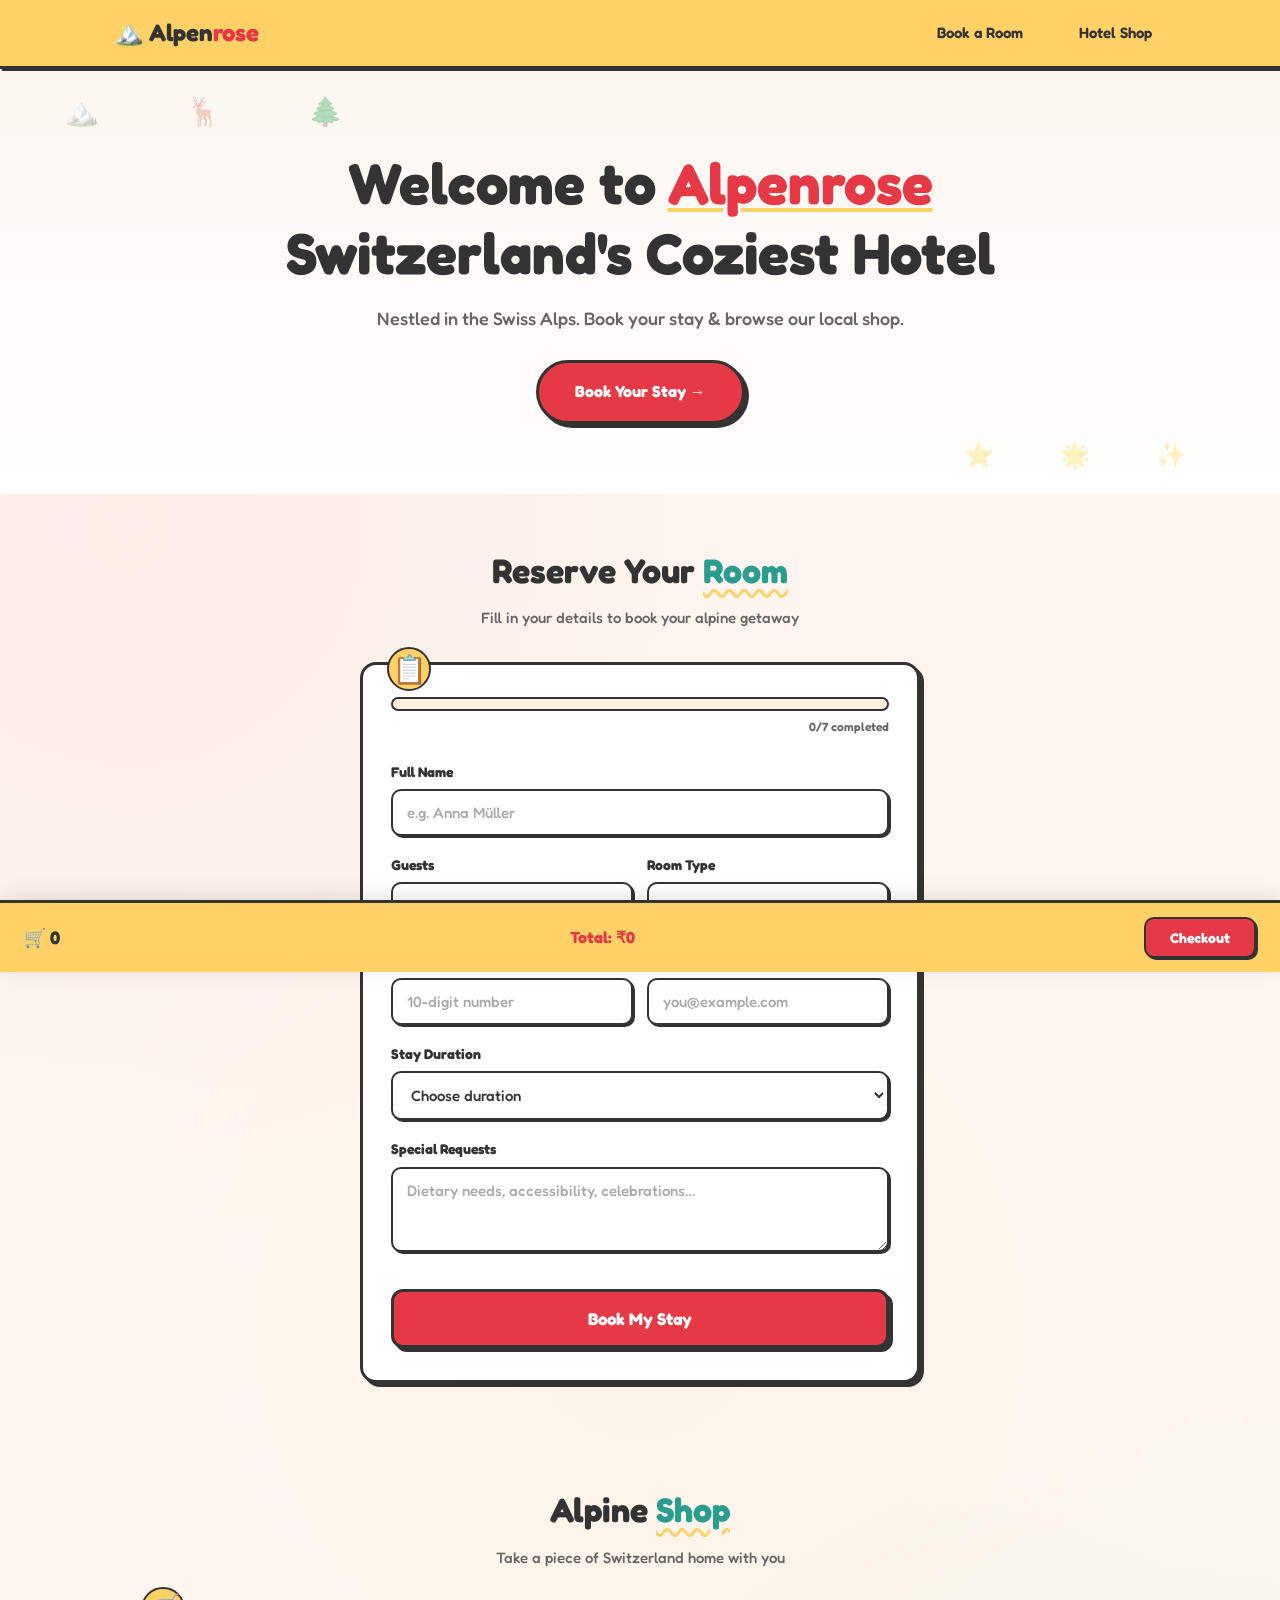
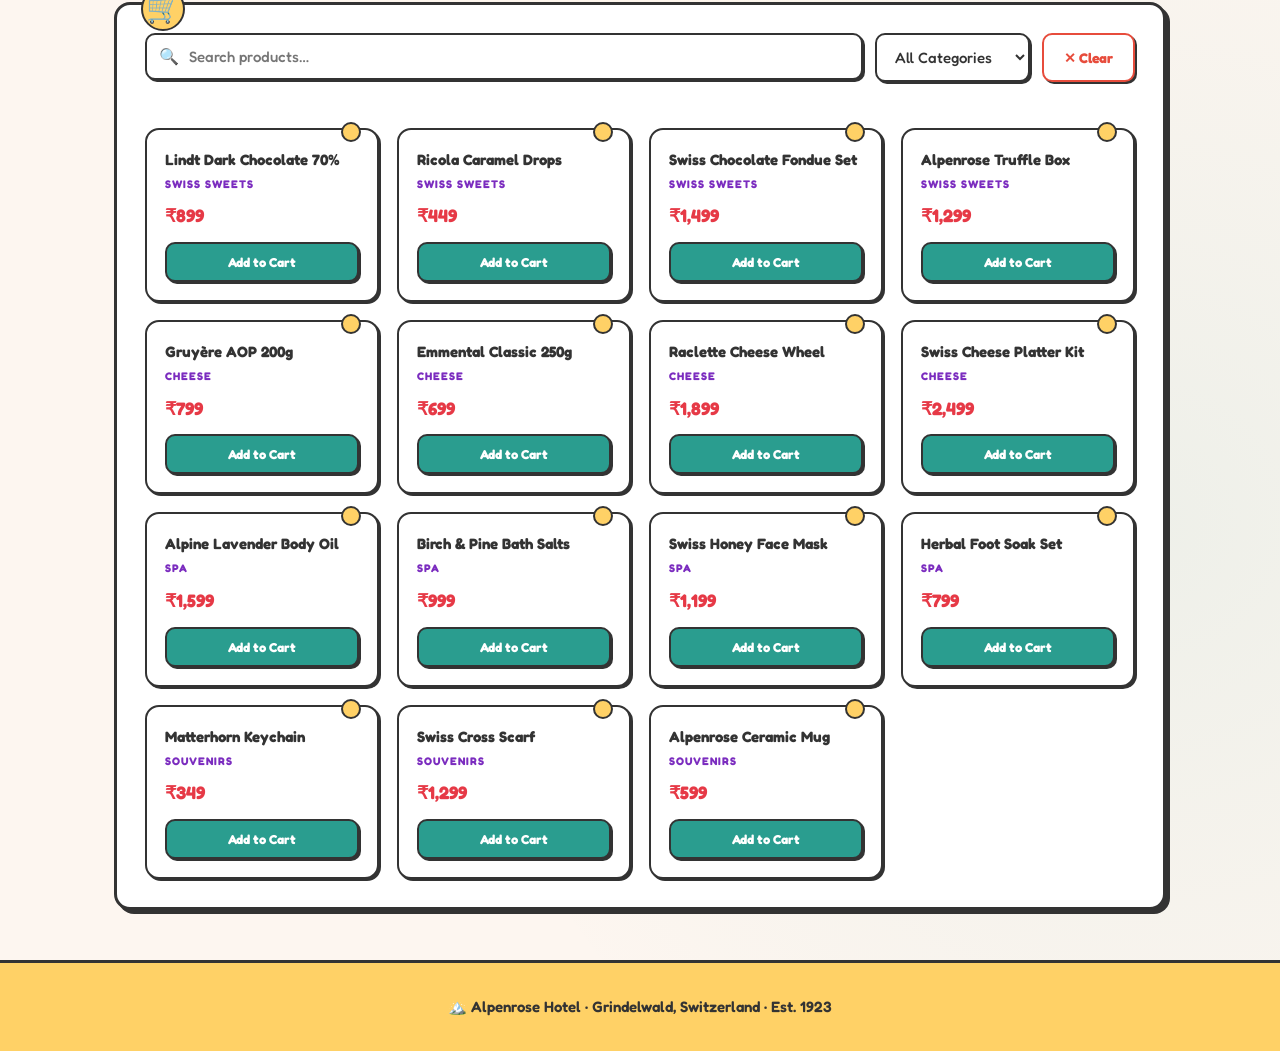
<file: 88s/index.html>
<!DOCTYPE html>
<html lang="en">
<head>
  <meta charset="UTF-8">
  <meta name="viewport" content="width=device-width, initial-scale=1.0">
  <title>Alpenrose Hotel – Switzerland</title>
  <link rel="stylesheet" href="style.css">
  <link href="https://fonts.googleapis.com/css2?family=Fredoka:wght@400;500;600;700&display=swap" rel="stylesheet">
</head>
<body>

<!-- ═══════ NAVBAR ═══════ -->
<nav class="navbar">
  <div class="nav-inner">
    <a href="#" class="logo">🏔️ Alpen<span>rose</span></a>
    <div class="nav-links">
      <a href="#booking">Book a Room</a>
      <a href="#shop">Hotel Shop</a>
    </div>
  </div>
</nav>

<!-- ═══════ HERO ═══════ -->
<section class="hero">
  <div class="hero-content">
    <h1>Welcome to <span>Alpenrose</span><br>Switzerland's Coziest Hotel</h1>
    <p>Nestled in the Swiss Alps. Book your stay & browse our local shop.</p>
    <a href="#booking" class="hero-btn">Book Your Stay →</a>
  </div>
</section>

<!-- ═══════ BOOKING FORM ═══════ -->
<section class="section" id="booking">
  <div class="section-header">
    <h2>Reserve Your <span>Room</span></h2>
    <p>Fill in your details to book your alpine getaway</p>
  </div>
  <div class="form-card">
    <div class="progress-wrap">
      <div class="progress-bar"><div id="bar"></div></div>
      <span class="progress-text" id="progressText">0/7 completed</span>
    </div>
    <form id="gymForm" novalidate>
      <div class="group" id="g-name">
        <label>Full Name</label>
        <input type="text" id="name" placeholder="e.g. Anna Müller" autocomplete="off">
        <span class="err-msg" id="e-name"></span>
        <span class="ok-msg">✓ Looks good</span>
      </div>
      <div class="row">
        <div class="group" id="g-guests">
          <label>Guests</label>
          <input type="number" id="age" placeholder="1–6" min="1" max="6">
          <span class="err-msg" id="e-age"></span>
          <span class="ok-msg">✓ Valid</span>
        </div>
        <div class="group" id="g-type">
          <label>Room Type</label>
          <select id="gender">
            <option value="">Select</option>
            <option>Single Room</option>
            <option>Double Room</option>
            <option>Family Suite</option>
            <option>Alpine Penthouse</option>
          </select>
          <span class="err-msg" id="e-gender"></span>
          <span class="ok-msg">✓ Selected</span>
        </div>
      </div>
      <div class="row">
        <div class="group" id="g-phone">
          <label>Phone</label>
          <input type="tel" id="phone" placeholder="10-digit number" maxlength="10" inputmode="numeric">
          <span class="err-msg" id="e-phone"></span>
          <span class="ok-msg">✓ Valid</span>
        </div>
        <div class="group" id="g-email">
          <label>Email</label>
          <input type="email" id="email" placeholder="you@example.com" autocomplete="off">
          <span class="err-msg" id="e-email"></span>
          <span class="ok-msg">✓ Valid</span>
        </div>
      </div>
      <div class="group" id="g-plan">
        <label>Stay Duration</label>
        <select id="plan">
          <option value="">Choose duration</option>
          <option value="1night">1 Night – ₹12,999</option>
          <option value="3night">3 Nights – ₹32,999</option>
          <option value="7night">7 Nights – ₹69,999</option>
          <option value="14night">14 Nights – ₹129,999</option>
        </select>
        <span class="err-msg" id="e-plan"></span>
        <span class="ok-msg">✓ Selected</span>
      </div>
      <div class="group" id="g-address">
        <label>Special Requests</label>
        <textarea id="address" rows="3" placeholder="Dietary needs, accessibility, celebrations…"></textarea>
        <span class="err-msg" id="e-address"></span>
        <span class="ok-msg">✓ Filled</span>
      </div>
      <button type="submit" class="btn-primary">Book My Stay</button>
    </form>
  </div>
</section>

<!-- ═══════ HOTEL SHOP ═══════ -->
<section class="section" id="shop">
  <div class="section-header">
    <h2>Alpine <span>Shop</span></h2>
    <p>Take a piece of Switzerland home with you</p>
  </div>
  <div class="shop-card">
    <form id="productForm">
      <div class="filter-bar">
        <div class="search-wrap">
          <span class="search-icon">🔍</span>
          <input type="text" id="searchInput" placeholder="Search products…" autocomplete="off">
        </div>
        <select id="categorySelect">
          <option value="">All Categories</option>
          <option value="Swiss Sweets">Swiss Sweets</option>
          <option value="Cheese">Cheese</option>
          <option value="Spa">Spa & Wellness</option>
          <option value="Souvenirs">Souvenirs</option>
        </select>
        <button type="button" id="clearBtn" class="btn-clear">✕ Clear</button>
      </div>
    </form>
    <p class="filter-error" id="filterError"></p>
    <div class="product-grid" id="productGrid"></div>
  </div>
</section>

<!-- ═══════ CART BAR ═══════ -->
<div class="cart-bar" id="cartBar">
  <span class="cart-icon">🛒 <span id="cartCount">0</span></span>
  <span class="cart-total">Total: ₹<span id="cartTotal">0</span></span>
  <button class="btn-checkout" id="checkoutBtn">Checkout</button>
</div>

<!-- ═══════ FOOTER ═══════ -->
<footer class="footer">
  <p>🏔️ Alpenrose Hotel · Grindelwald, Switzerland · Est. 1923</p>
</footer>

<script src="script.js"></script>
</body>
</html>
</file>
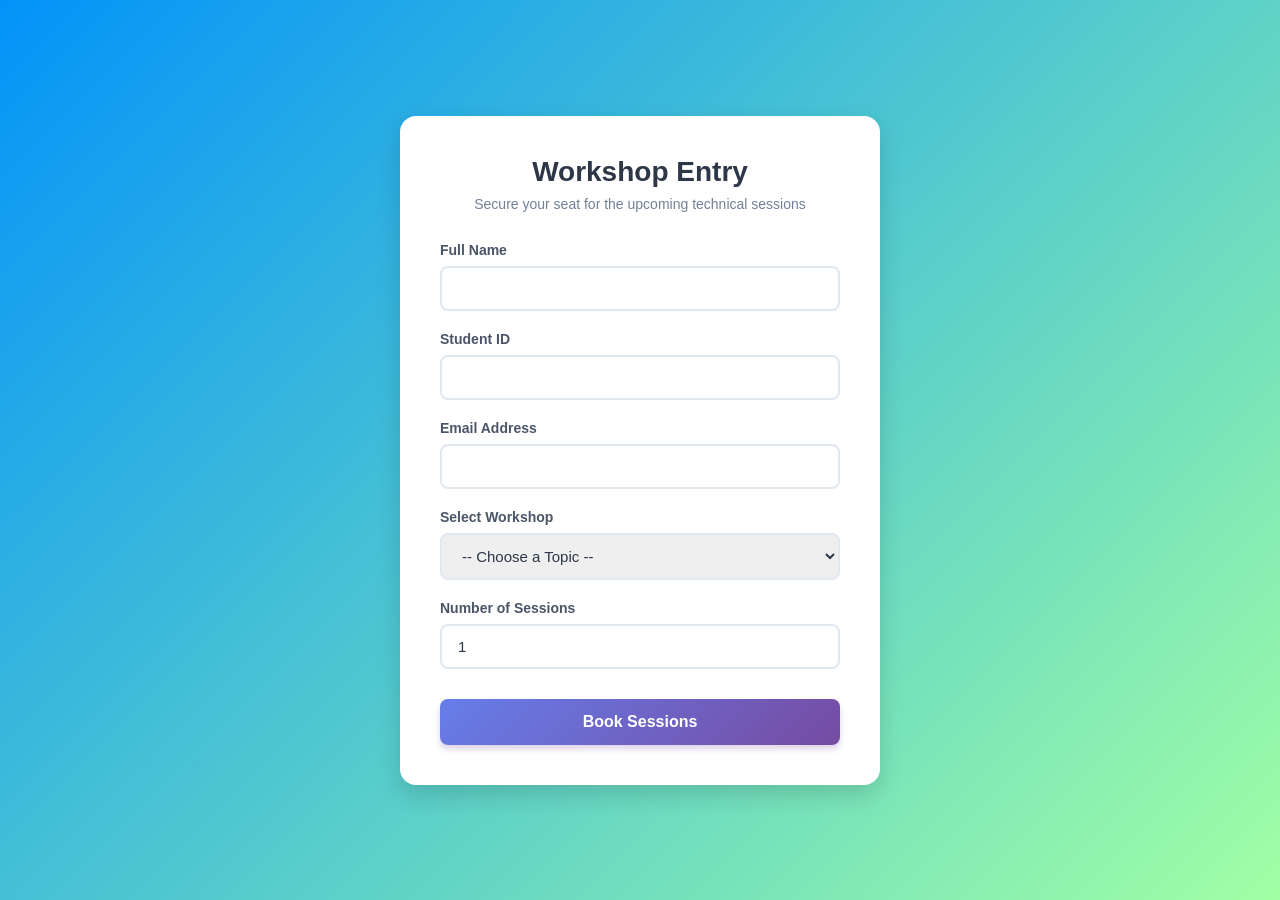
<file: M_Hussain_505_10cs/index.html>
<!DOCTYPE html>
<html lang="en">
<head>
    <meta charset="UTF-8">
    <meta name="viewport" content="width=device-width, initial-scale=1.0">
    <title>Technical Workshop Ticket Booking</title>
    <style>
        * {
            box-sizing: border-box;
            margin: 0;
            padding: 0;
        }
        body {
            font-family: 'Segoe UI', Tahoma, Geneva, Verdana, sans-serif;
            background: linear-gradient(135deg, #0393f9 0%, #a1ffa4 100%);
            min-height: 100vh;
            display: flex;
            justify-content: center;
            align-items: center;
            padding: 20px;
        }
        .container {
            width: 100%;
            max-width: 480px;
            background: #ffffff;
            padding: 40px;
            border-radius: 16px;
            box-shadow: 0 10px 25px rgba(0, 0, 0, 0.15);
        }
        h2 {
            text-align: center;
            color: #2d3748;
            margin-bottom: 8px;
            font-size: 28px;
            font-weight: 700;
        }
        .subtitle {
            text-align: center;
            color: #718096;
            font-size: 14px;
            margin-bottom: 30px;
        }
        .form-group {
            margin-bottom: 20px;
        }
        label {
            display: block;
            margin-bottom: 8px;
            font-weight: 600;
            color: #4a5568;
            font-size: 14px;
        }
        input, select {
            width: 100%;
            padding: 12px 16px;
            border: 2px solid #e2e8f0;
            border-radius: 8px;
            font-size: 15px;
            color: #2d3748;
            outline: none;
            transition: all 0.3s ease;
        }
        input:focus, select:focus {
            border-color: #667eea;
            box-shadow: 0 0 0 3px rgba(102, 126, 234, 0.15);
        }
        button {
            width: 100%;
            padding: 14px;
            background: linear-gradient(135deg, #667eea 0%, #764ba2 100%);
            color: white;
            border: none;
            border-radius: 8px;
            font-size: 16px;
            font-weight: 600;
            cursor: pointer;
            box-shadow: 0 4px 6px rgba(118, 75, 162, 0.25);
            transition: all 0.3s ease;
            margin-top: 10px;
        }
        button:hover {
            transform: translateY(-1px);
            box-shadow: 0 7px 14px rgba(118, 75, 162, 0.35);
        }
        button:active {
            transform: translateY(1px);
        }
    </style>
</head>
<body>

<div class="container">
    <h2>Workshop Entry</h2>
    <div class="subtitle">Secure your seat for the upcoming technical sessions</div>
    <form id="bookingForm">
        <div class="form-group">
            <label for="fullName">Full Name</label>
            <input type="text" id="fullName" required>
        </div>
        <div class="form-group">
            <label for="studentId">Student ID</label>
            <input type="text" id="studentId" required>
        </div>
        <div class="form-group">
            <label for="email">Email Address</label>
            <input type="email" id="email" required>
        </div>
        <div class="form-group">
            <label for="workshop">Select Workshop</label>
            <select id="workshop" required>
                <option value="">-- Choose a Topic --</option>
                <option value="web-dev">Full Stack Web Development</option>
                <option value="ai-ml">Artificial Intelligence & Machine Learning</option>
                <option value="cybersecurity">Cybersecurity Essentials</option>
            </select>
        </div>
        <div class="form-group">
            <label for="ticketCount">Number of Sessions</label>
            <input type="number" id="ticketCount" min="1" max="5" value="1" required>
        </div>
        <button type="submit">Book Sessions</button>
    </form>
</div>

<script>
    const form = document.getElementById('bookingForm');
    const fields = ['fullName', 'studentId', 'email', 'workshop', 'ticketCount'];

    fields.forEach(field => {
        const input = document.getElementById(field);
        input.value = sessionStorage.getItem(field) || input.value;
        input.addEventListener('input', () => {
            sessionStorage.setItem(field, input.value);
        });
    });

    form.addEventListener('submit', (e) => {
        e.preventDefault();
        
        const booking = {};
        fields.forEach(f => { booking[f] = document.getElementById(f).value; });

        const currentBookings = JSON.parse(localStorage.getItem('workshopBookings') || '[]');
        currentBookings.push(booking);
        localStorage.setItem('workshopBookings', JSON.stringify(currentBookings));

        form.reset();
        fields.forEach(f => sessionStorage.removeItem(f));
        alert('Booking successful!');
    });
</script>

</body>
</html>
</file>
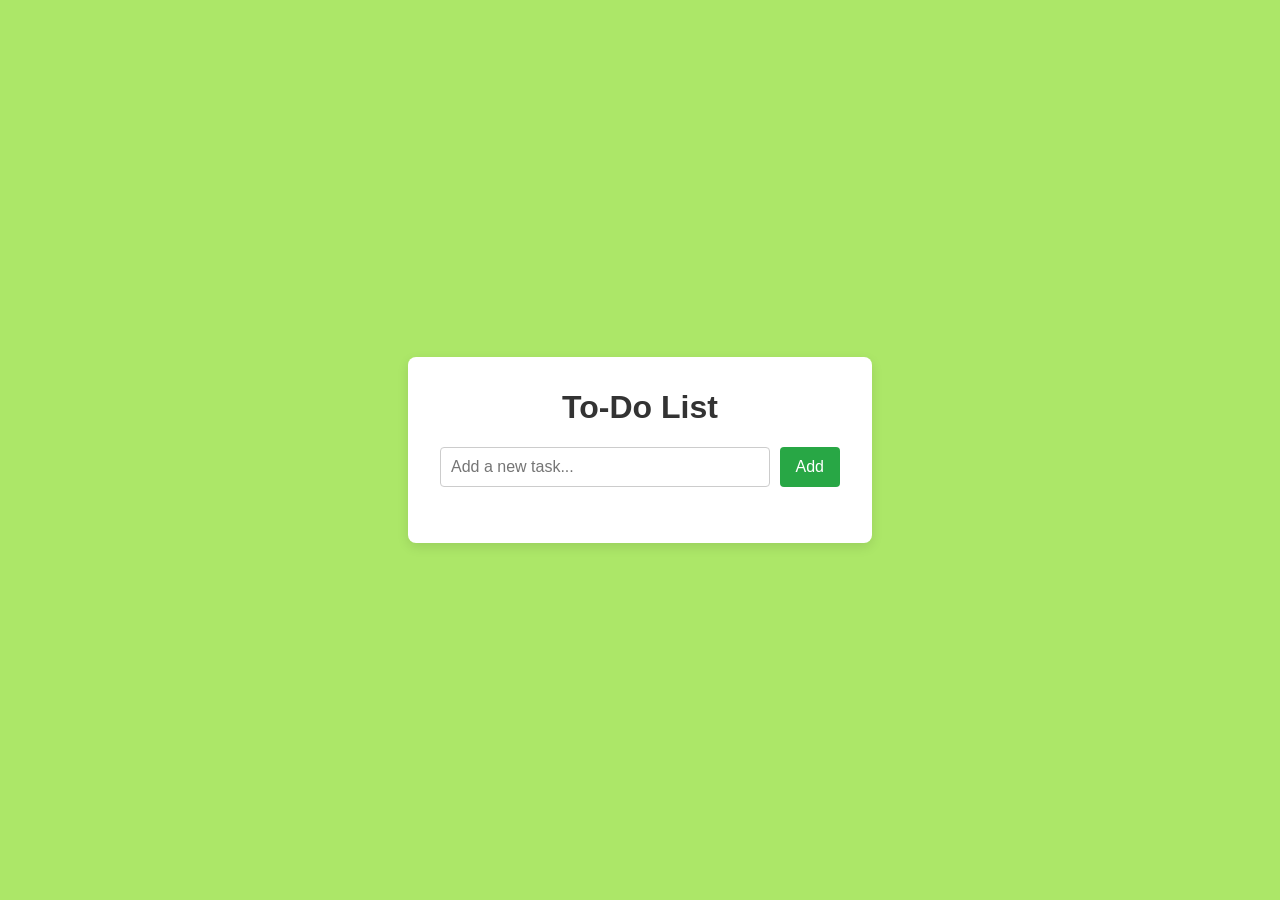
<file: M_Hussain_Khan_505_jsp_7/index.html>
<!DOCTYPE html>
<html lang="en">
<head>
    <meta charset="UTF-8">
    <meta name="viewport" content="width=device-width, initial-scale=1.0">
    <title>To-Do List</title>
    <link rel="stylesheet" href="style.css">
</head>
<body>
    <div class="todo-container">
        <h1>To-Do List</h1>
        <div class="input-section">
            <input type="text" id="todo-input" placeholder="Add a new task...">
            <button id="add-btn">Add</button>
        </div>
        <ul id="todo-list"></ul>
    </div>
    <script src="script.js"></script>
</body>
</html>
</file>
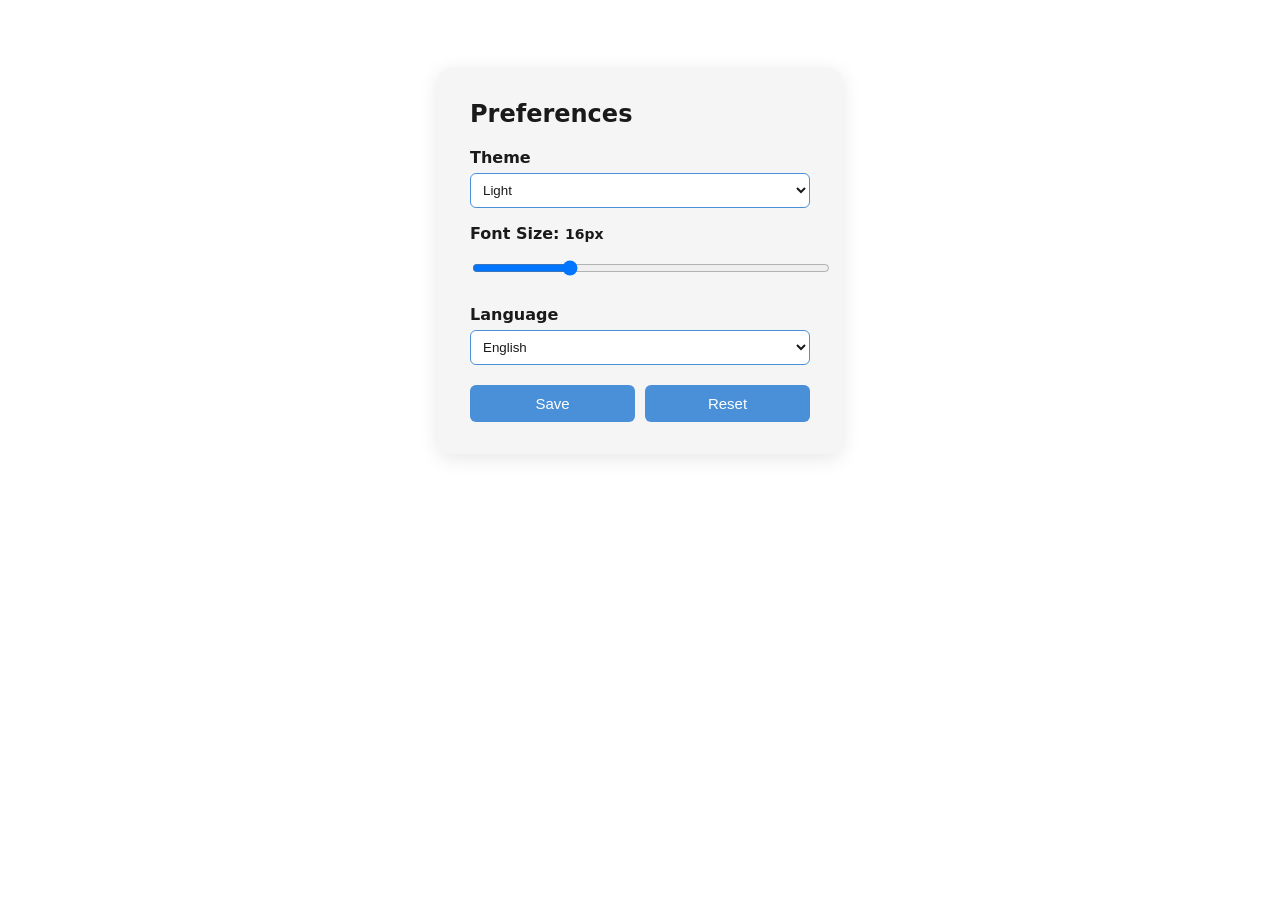
<file: M_Hussain_Khan_505_jsp_9/index.html>
<!DOCTYPE html>
<html lang="en">
<head>
  <meta charset="UTF-8" />
  <meta name="viewport" content="width=device-width, initial-scale=1.0" />
  <title>localStorage and SessionStorage</title>
  <style>
    :root {
      --bg: #ffffff;
      --text: #1a1a1a;
      --card-bg: #f5f5f5;
      --accent: #4a90d9;
    }
    :root[data-theme="dark"] {
      --bg: #1a1a2e;
      --text: #e0e0e0;
      --card-bg: #16213e;
      --accent: #7c9ce0;
    }
    body {
      background: var(--bg);
      color: var(--text);
      font-family: system-ui, sans-serif;
      display: flex;
      justify-content: center;
      padding-top: 60px;
      transition: background 0.3s, color 0.3s;
    }
    .card {
      background: var(--card-bg);
      border-radius: 12px;
      padding: 32px;
      width: 340px;
      box-shadow: 0 4px 20px rgba(0,0,0,0.1);
    }
    h2 { margin-top: 0; }
    label { display: block; margin: 16px 0 6px; font-weight: 600; }
    select, input[type="range"] {
      width: 100%;
      padding: 8px;
      border-radius: 6px;
      border: 1px solid var(--accent);
      background: var(--bg);
      color: var(--text);
    }
    button {
      margin-top: 20px;
      width: 100%;
      padding: 10px;
      border: none;
      border-radius: 6px;
      background: var(--accent);
      color: #fff;
      font-size: 15px;
      cursor: pointer;
    }
    button:hover { opacity: 0.85; }
    .row { display: flex; gap: 10px; }
    .row button { flex: 1; }
    #fontSizeValue { text-align: center; margin-top: 4px; font-size: 14px; }
  </style>
</head>
<body>
  <div class="card">
    <h2>Preferences</h2>

    <label for="theme">Theme</label>
    <select id="theme">
      <option value="light">Light</option>
      <option value="dark">Dark</option>
    </select>

    <label for="fontSize">Font Size: <span id="fontSizeValue">16px</span></label>
    <input type="range" id="fontSize" min="12" max="28" value="16" />

    <label for="language">Language</label>
    <select id="language">
      <option value="en">English</option>
      <option value="hi">हिन्दी</option>
      <option value="es">Español</option>
    </select>

    <div class="row">
      <button id="saveBtn">Save</button>
      <button id="resetBtn">Reset</button>
    </div>
  </div>

  <script>
    const themeSelect = document.getElementById("theme");
    const fontSizeInput = document.getElementById("fontSize");
    const fontSizeValue = document.getElementById("fontSizeValue");
    const languageSelect = document.getElementById("language");
    const saveBtn = document.getElementById("saveBtn");
    const resetBtn = document.getElementById("resetBtn");

    function applyTheme(theme) {
      document.documentElement.setAttribute("data-theme", theme);
    }

    function applyFontSize(size) {
      document.body.style.fontSize = size + "px";
      fontSizeValue.textContent = size + "px";
    }

    function savePreferences() {
      const prefs = {
        theme: themeSelect.value,
        fontSize: fontSizeInput.value,
        language: languageSelect.value
      };
      localStorage.setItem("userPrefs", JSON.stringify(prefs));
      sessionStorage.setItem("userPrefs", JSON.stringify(prefs));
    }

    function loadPreferences() {
      const raw = localStorage.getItem("userPrefs") || sessionStorage.getItem("userPrefs");
      if (raw) {
        const prefs = JSON.parse(raw);
        themeSelect.value = prefs.theme || "light";
        fontSizeInput.value = prefs.fontSize || 16;
        languageSelect.value = prefs.language || "en";
        applyTheme(themeSelect.value);
        applyFontSize(fontSizeInput.value);
      } else {
        applyTheme("light");
        applyFontSize(16);
      }
    }

    function resetPreferences() {
      localStorage.removeItem("userPrefs");
      sessionStorage.removeItem("userPrefs");
      themeSelect.value = "light";
      fontSizeInput.value = 16;
      languageSelect.value = "en";
      applyTheme("light");
      applyFontSize(16);
    }

    saveBtn.addEventListener("click", savePreferences);
    resetBtn.addEventListener("click", resetPreferences);

    themeSelect.addEventListener("change", () => {
      applyTheme(themeSelect.value);
      savePreferences();
    });

    fontSizeInput.addEventListener("input", () => {
      applyFontSize(fontSizeInput.value);
    });

    fontSizeInput.addEventListener("change", savePreferences);
    languageSelect.addEventListener("change", savePreferences);

    window.addEventListener("storage", (e) => {
      if (e.key === "userPrefs" && e.newValue) {
        const prefs = JSON.parse(e.newValue);
        themeSelect.value = prefs.theme;
        fontSizeInput.value = prefs.fontSize;
        languageSelect.value = prefs.language;
        applyTheme(prefs.theme);
        applyFontSize(prefs.fontSize);
      }
    });

    loadPreferences();
  </script>
</body>
</html>
</file>
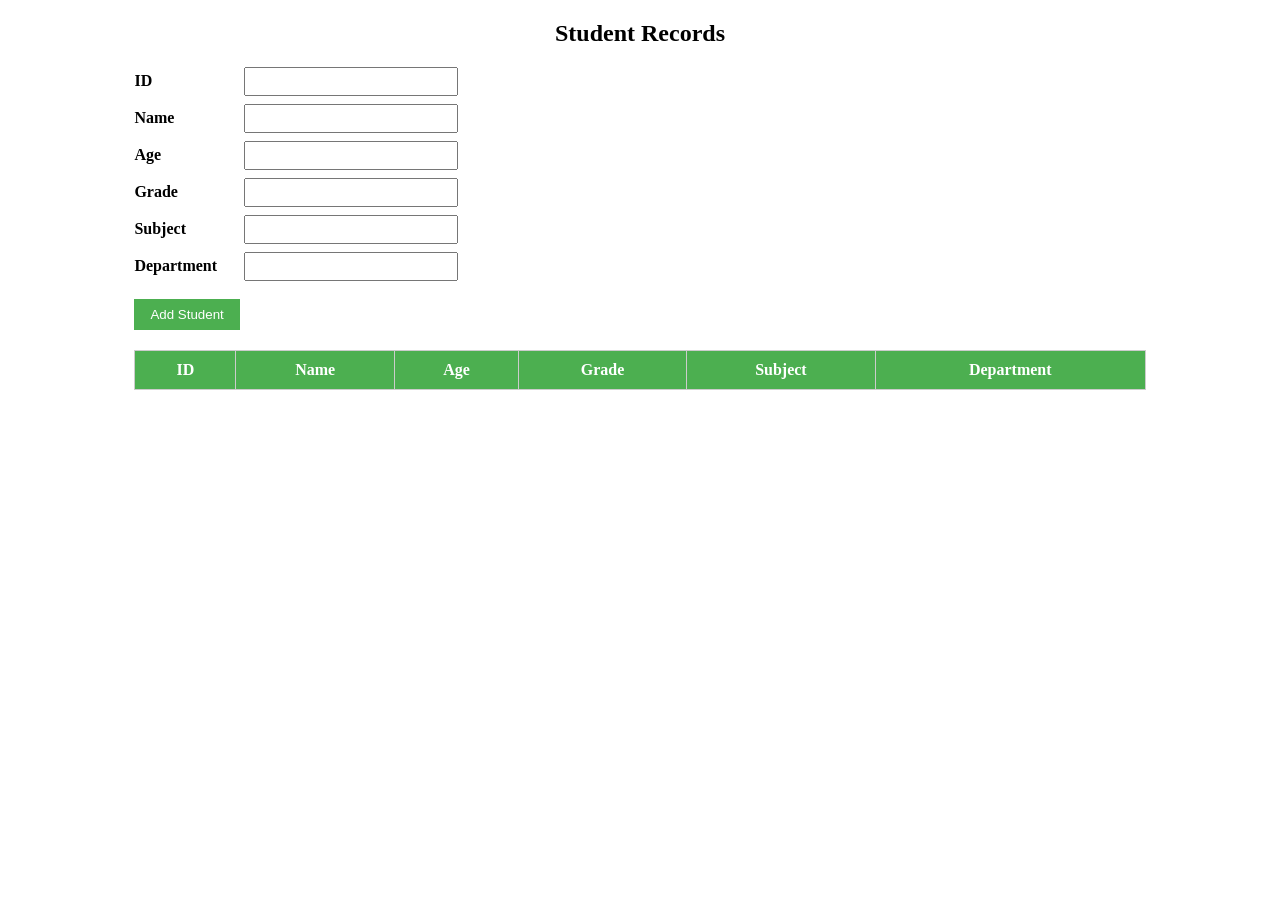
<file: prac10_Hussain_505/index.html>
<!DOCTYPE html>
<html lang="en">
<head>
  <meta charset="UTF-8">
  <title>Student Info</title>
  <style>
    table { border-collapse: collapse; width: 80%; margin: 20px auto; }
    th, td { border: 1px solid #ccc; padding: 10px; text-align: center; }
    th { background: #4CAF50; color: white; }
    form { width: 80%; margin: 20px auto; }
    form div { margin: 8px 0; }
    label { display: inline-block; width: 110px; font-weight: bold; }
    input { padding: 5px; width: 200px; }
    button { padding: 8px 16px; background: #4CAF50; color: white; border: none; cursor: pointer; margin-top: 10px; }
  </style>
</head>
<body>

  <h2 style="text-align:center">Student Records</h2>

  <form id="studentForm">
    <div><label>ID</label><input type="number" id="id" required></div>
    <div><label>Name</label><input type="text" id="name" required></div>
    <div><label>Age</label><input type="number" id="age" required></div>
    <div><label>Grade</label><input type="text" id="grade" required></div>
    <div><label>Subject</label><input type="text" id="subject" required></div>
    <div><label>Department</label><input type="text" id="department" required></div>
    <button type="submit">Add Student</button>
  </form>

  <table id="studentTable">
    <thead>
      <tr>
        <th>ID</th>
        <th>Name</th>
        <th>Age</th>
        <th>Grade</th>
        <th>Subject</th>
        <th>Department</th>
      </tr>
    </thead>
    <tbody id="studentBody"></tbody>
  </table>

  <script>
    function getStudents() {
      return JSON.parse(localStorage.getItem("students") || "[]");
    }

    function saveStudents(students) {
      localStorage.setItem("students", JSON.stringify(students));
    }

    function render() {
      const tbody = document.getElementById("studentBody");
      tbody.innerHTML = "";
      getStudents().forEach(s => {
        const row = document.createElement("tr");
        row.innerHTML =
          "<td>" + s.id + "</td>" +
          "<td>" + s.name + "</td>" +
          "<td>" + s.age + "</td>" +
          "<td>" + s.grade + "</td>" +
          "<td>" + s.subject + "</td>" +
          "<td>" + s.department + "</td>";
        tbody.appendChild(row);
      });
    }

    document.getElementById("studentForm").addEventListener("submit", function(e) {
      e.preventDefault();
      const student = {
        id: parseInt(document.getElementById("id").value),
        name: document.getElementById("name").value,
        age: parseInt(document.getElementById("age").value),
        grade: document.getElementById("grade").value,
        subject: document.getElementById("subject").value,
        department: document.getElementById("department").value
      };
      const students = getStudents();
      students.push(student);
      saveStudents(students);
      render();
      this.reset();
    });

    render();
  </script>

</body>
</html>
</file>
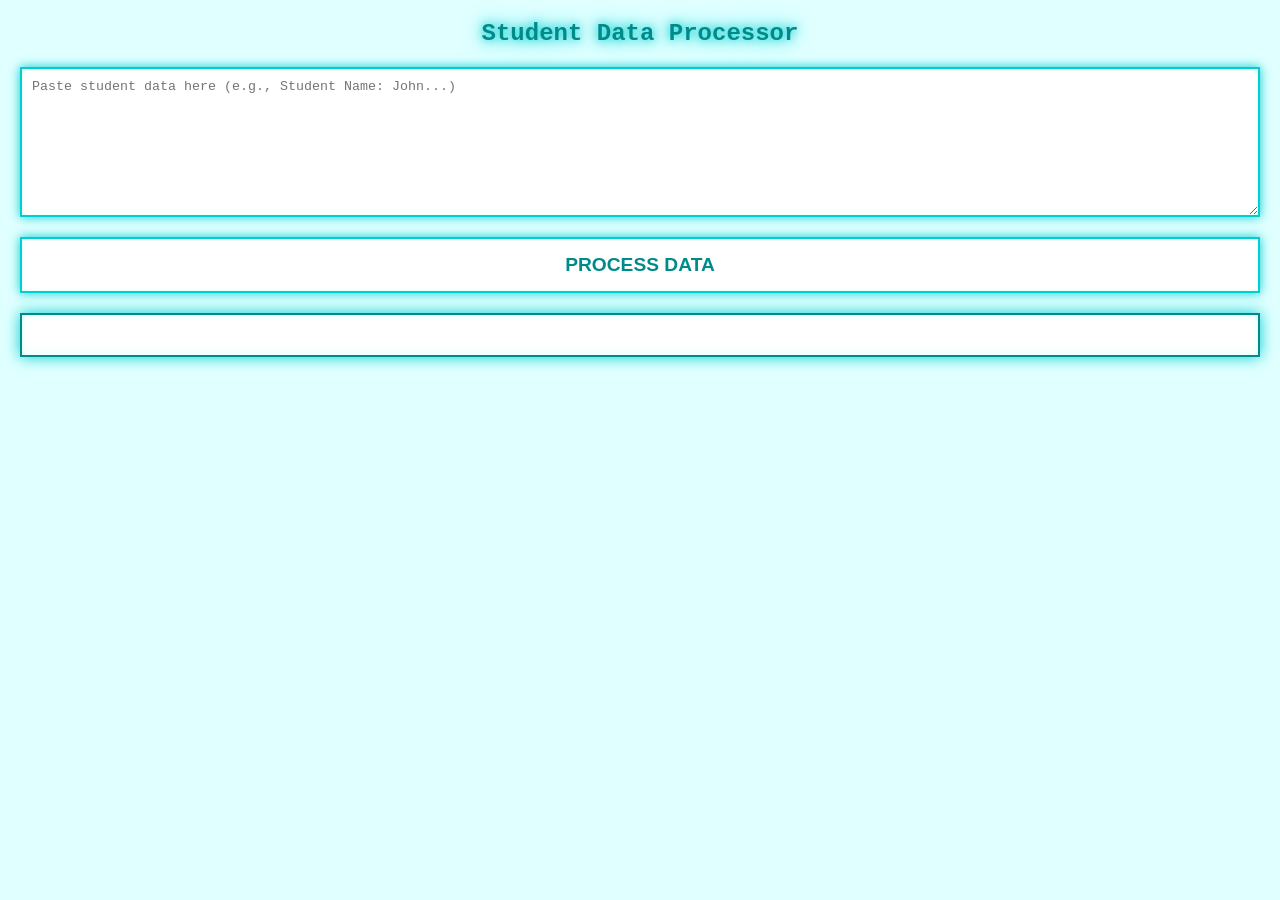
<file: Ct.html>
<!DOCTYPE html>
<html>
<head>
<title>Cyan Data Extractor</title>
<style>
body { 
    font-family: 'Courier New', Courier, monospace; 
    margin: 20px; 
    background-color: #e0ffff; 
    color: #008b8b; 
}
h2 {
    text-align: center;
    text-shadow: 0 0 10px #00ced1, 0 0 20px #00ced1;
    color: #008b8b;
}
textarea { 
    width: 100%; 
    height: 150px; 
    background: #ffffff; 
    border: 2px solid #00ced1; 
    color: #008b8b; 
    padding: 10px; 
    box-sizing: border-box;
    box-shadow: 0 0 10px #00ced1, inset 0 0 5px #e0ffff;
    outline: none;
    font-family: inherit;
}
textarea:focus {
    box-shadow: 0 0 20px #00ced1, inset 0 0 10px #e0ffff;
    border-color: #00ffff;
}
button { 
    display: block;
    width: 100%;
    margin-top: 15px;
    padding: 15px; 
    background: #ffffff; 
    color: #008b8b; 
    border: 2px solid #00ced1; 
    font-size: 1.2em; 
    font-weight: bold;
    cursor: pointer; 
    text-transform: uppercase;
    box-shadow: 0 0 10px #00ced1, inset 0 0 5px #e0ffff;
    transition: all 0.3s;
}
button:hover {
    background: #00ced1;
    color: #ffffff;
    box-shadow: 0 0 30px #00ffff, inset 0 0 10px #00ffff;
    border-color: #00ffff;
}
#output { 
    margin-top: 20px; 
    border: 2px solid #008b8b; 
    padding: 20px; 
    background: #ffffff; 
    box-shadow: 0 0 15px #00ced1, inset 0 0 10px #e0ffff;
    color: #008b8b;
}
.error { 
    color: #ff4500; 
    text-shadow: 0 0 5px #ff4500; 
    font-weight: bold;
}
.success { 
    color: #006400; 
    text-shadow: 0 0 5px #00ff00; 
    font-weight: bold;
}
label { 
    font-weight: bold; 
    color: #008b8b;
    text-shadow: 0 0 5px #00ced1;
}
p {
    border-bottom: 1px dashed #afeeee;
    padding-bottom: 5px;
}
</style>
</head>
<body>
<h2>    Student Data Processor</h2>
<textarea id="inputText" placeholder="Paste student data here (e.g., Student Name: John...)"></textarea>
<button onclick="processData()">Process Data</button>
<div id="output"></div>

<script>
function processData() {
const text = document.getElementById("inputText").value;
if(!text.trim()) {
    document.getElementById("output").innerHTML = "<p style='color:#ff4500; text-shadow:0 0 5px #ff4500;'>Please enter some data first!</p>";
    return;
}
const nameRegex = /Student Name:\s*([A-Za-z\s]+)/i;
const rollRegex = /Roll Number:\s*(\d+)/i;
const emailRegex = /Email:\s*([^\s]+)/i;
const phoneRegex = /Phone:\s*(\d+)/i;
const deptRegex = /Department:\s*([A-Za-z\s]+)/i;
const nameMatch = text.match(nameRegex);
const rollMatch = text.match(rollRegex);
const emailMatch = text.match(emailRegex);
const phoneMatch = text.match(phoneRegex);
const deptMatch = text.match(deptRegex);
const studentName = nameMatch ? nameMatch[1].trim() : "Not found";
const rollNumber = rollMatch ? rollMatch[1] : "Not found";
const emailAddress = emailMatch ? emailMatch[1] : "Not found";
const phoneNumber = phoneMatch ? phoneMatch[1] : "Not found";
const department = deptMatch ? deptMatch[1].trim() : "Not found";
const emailValidationRegex = /^[^\s@]+@[^\s@]+\.[^\s@]+$/;
const isEmailValid = emailValidationRegex.test(emailAddress);
const emailStatus = isEmailValid ? "Valid" : "Invalid";
const isPhoneValid = /^\d{10}$/.test(phoneNumber);
const phoneStatus = isPhoneValid ? "Valid (10 digits)" : "Invalid (Must be 10 digits)";
const words = text.trim().split(/\s+/).filter(w => w.length > 0);
const totalWords = words.length;
const totalCharsNoSpace = text.replace(/\s+/g, "").length;
const lowerCaseText = text.toLowerCase();
const updatedText = lowerCaseText.replace(/computer science/g, "information technology");
let outputHTML = "<h3 style='color:#008b8b; text-shadow:0 0 10px #00ced1;'>Extracted Information</h3>";
outputHTML += "<p><label>Student Name:</label> " + studentName + "</p>";
outputHTML += "<p><label>Roll Number:</label> " + rollNumber + "</p>";
outputHTML += "<p><label>Email Address:</label> " + emailAddress + " <span class='" + (isEmailValid ? "success" : "error") + "'>(" + emailStatus + ")</span></p>";
outputHTML += "<p><label>Phone Number:</label> " + phoneNumber + " <span class='" + (isPhoneValid ? "success" : "error") + "'>(" + phoneStatus + ")</span></p>";
outputHTML += "<p><label>Department:</label> " + department + "</p>";
outputHTML += "<h3 style='color:#008b8b; text-shadow:0 0 10px #00ced1;'>Text Statistics</h3>";
outputHTML += "<p><label>Total Words:</label> " + totalWords + "</p>";
outputHTML += "<p><label>Total Characters (no spaces):</label> " + totalCharsNoSpace + "</p>";
outputHTML += "<h3 style='color:#008b8b; text-shadow:0 0 10px #00ced1;'>Processed Text</h3>";
outputHTML += "<p><label>Lowercase & Updated:</label><br><span style='color:#5f9ea0;'>" + updatedText.replace(/\n/g, "<br>") + "</span></p>";
document.getElementById("output").innerHTML = outputHTML;
}
</script>
</body>
</html>
</file>
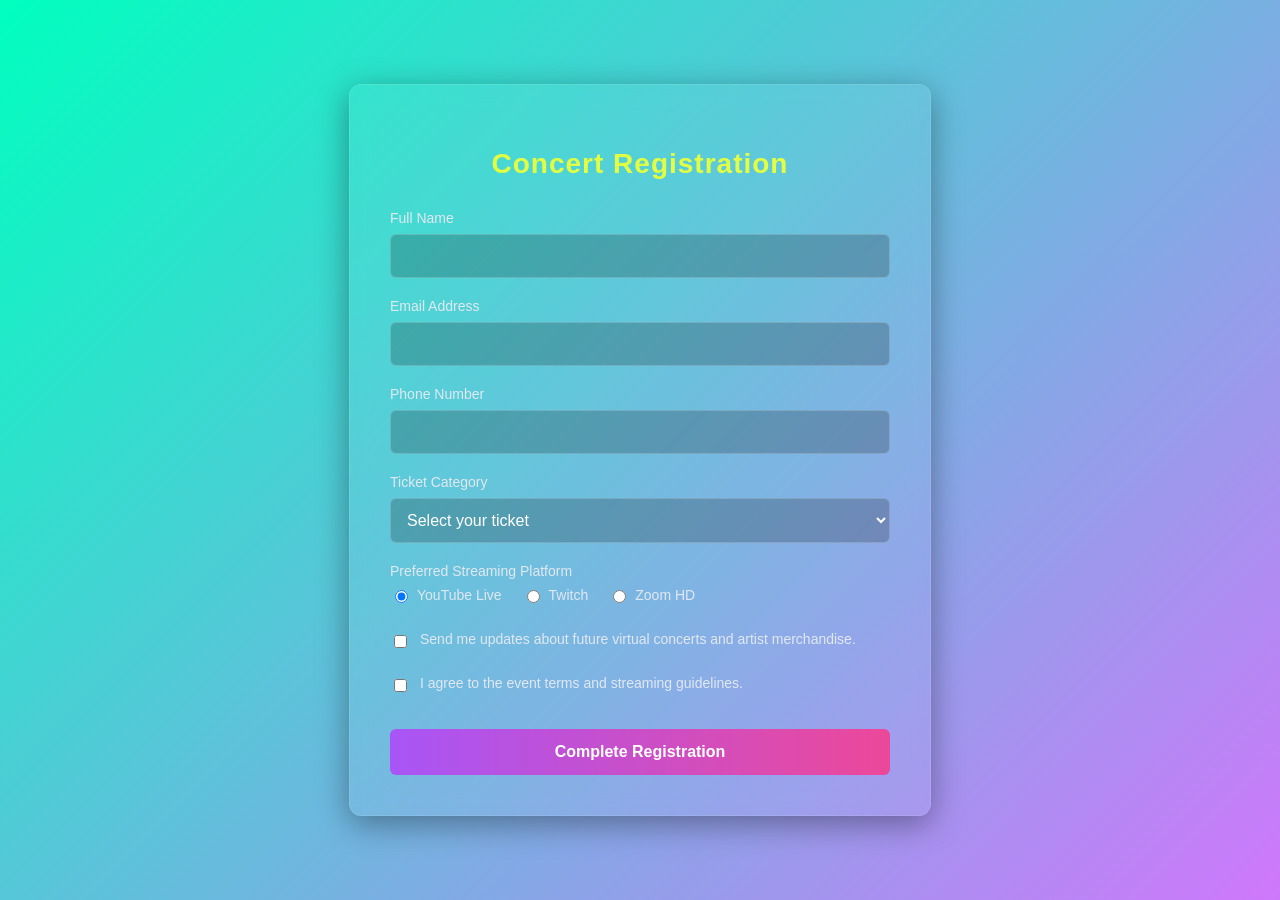
<file: M_Hussain_505_10cs/index1.html>
<!DOCTYPE html>
<html lang="en">
<head>
    <meta charset="UTF-8">
    <meta name="viewport" content="width=device-width, initial-scale=1.0">
    <title>Online Music Concert Registration</title>
    <style>
        body {
            font-family: 'Segoe UI', Tahoma, Geneva, Verdana, sans-serif;
            background: linear-gradient(135deg, #00ffbf, #cf77fb);
            color: #ffffff;
            display: flex;
            justify-content: center;
            align-items: center;
            min-height: 100vh;
            margin: 0;
            padding: 20px;
            box-sizing: border-box;
        }
        .form-container {
            background-color: rgba(255, 255, 255, 0.05);
            backdrop-filter: blur(10px);
            border: 1px solid rgba(255, 255, 255, 0.1);
            padding: 40px;
            border-radius: 12px;
            box-shadow: 0 8px 32px 0 rgba(0, 0, 0, 0.37);
            width: 100%;
            max-width: 500px;
        }
        h2 {
            text-align: center;
            margin-bottom: 30px;
            color: #e3ff41;
            font-size: 28px;
            letter-spacing: 1px;
        }
        .form-group {
            margin-bottom: 20px;
        }
        label {
            display: block;
            margin-bottom: 8px;
            color: #e2e8f0;
            font-size: 14px;
        }
        input[type="text"],
        input[type="email"],
        input[type="tel"],
        select {
            width: 100%;
            padding: 12px;
            border: 1px solid rgba(255, 255, 255, 0.2);
            background-color: rgba(0, 0, 0, 0.2);
            border-radius: 6px;
            color: #ffffff;
            font-size: 16px;
            box-sizing: border-box;
            transition: all 0.3s ease;
        }
        input[type="text"]:focus,
        input[type="email"]:focus,
        input[type="tel"]:focus,
        select:focus {
            outline: none;
            border-color: #a855f7;
            box-shadow: 0 0 8px rgba(168, 85, 247, 0.5);
        }
        select option {
            background-color: #1e1b4b;
            color: #ffffff;
        }
        .radio-group {
            display: flex;
            gap: 20px;
            margin-top: 5px;
        }
        .radio-option {
            display: flex;
            align-items: center;
            gap: 6px;
            cursor: pointer;
        }
        .checkbox-group {
            display: flex;
            align-items: flex-start;
            gap: 10px;
            margin-top: 5px;
        }
        .checkbox-group input {
            margin-top: 4px;
        }
        button {
            width: 100%;
            padding: 14px;
            background: linear-gradient(90deg, #a855f7, #ec4899);
            border: none;
            border-radius: 6px;
            color: #ffffff;
            font-size: 16px;
            font-weight: bold;
            cursor: pointer;
            transition: transform 0.2s, opacity 0.2s;
            margin-top: 10px;
        }
        button:hover {
            opacity: 0.9;
        }
        button:active {
            transform: scale(0.98);
        }
    </style>
</head>
<body>

<div class="form-container">
    <h2>Concert Registration</h2>
    <form id="registrationForm" action="/submit-registration" method="POST">
        
        <div class="form-group">
            <label for="fullname">Full Name</label>
            <input type="text" id="fullname" name="fullname" required>
        </div>

        <div class="form-group">
            <label for="email">Email Address</label>
            <input type="email" id="email" name="email" required>
        </div>

        <div class="form-group">
            <label for="phone">Phone Number</label>
            <input type="tel" id="phone" name="phone" required>
        </div>

        <div class="form-group">
            <label for="ticket-type">Ticket Category</label>
            <select id="ticket-type" name="ticket_type" required>
                <option value="" disabled selected>Select your ticket</option>
                <option value="general">General Admission (₹499)</option>
                <option value="vip">VIP Pass (₹1,499)</option>
                <option value="backstage">Backstage Experience (₹3,999)</option>
            </select>
        </div>

        <div class="form-group">
            <label>Preferred Streaming Platform</label>
            <div class="radio-group">
                <label class="radio-option">
                    <input type="radio" name="platform" value="youtube" checked> YouTube Live
                </label>
                <label class="radio-option">
                    <input type="radio" name="platform" value="twitch"> Twitch
                </label>
                <label class="radio-option">
                    <input type="radio" name="platform" value="zoom"> Zoom HD
                </label>
            </div>
        </div>

        <div class="form-group">
            <div class="checkbox-group">
                <input type="checkbox" id="updates" name="updates" value="yes">
                <label for="updates">Send me updates about future virtual concerts and artist merchandise.</label>
            </div>
        </div>

        <div class="form-group">
            <div class="checkbox-group">
                <input type="checkbox" id="terms" name="terms" required>
                <label for="terms">I agree to the event terms and streaming guidelines.</label>
            </div>
        </div>

        <button type="submit">Complete Registration</button>
    </form>
</div>

<script>
    const form = document.getElementById('registrationForm');
    const fields = ['fullname', 'email', 'phone', 'ticket-type'];

    window.addEventListener('DOMContentLoaded', () => {
        fields.forEach(id => {
            const savedValue = sessionStorage.getItem(id);
            if (savedValue) {
                document.getElementById(id).value = savedValue;
            }
        });

        const savedPlatform = sessionStorage.getItem('platform');
        if (savedPlatform) {
            const radio = document.querySelector(`input[name="platform"][value="${savedPlatform}"]`);
            if (radio) radio.checked = true;
        }

        const savedUpdates = sessionStorage.getItem('updates');
        if (savedUpdates) {
            document.getElementById('updates').checked = savedUpdates === 'true';
        }
    });

    form.addEventListener('input', (e) => {
        if (e.target.name === 'platform') {
            sessionStorage.setItem('platform', e.target.value);
        } else if (e.target.type === 'checkbox') {
            sessionStorage.setItem(e.target.id, e.target.checked);
        } else if (fields.includes(e.target.id)) {
            sessionStorage.setItem(e.target.id, e.target.value);
        }
    });

    form.addEventListener('submit', () => {
        const registrationData = {
            fullname: document.getElementById('fullname').value,
            email: document.getElementById('email').value,
            ticketType: document.getElementById('ticket-type').value,
            platform: document.querySelector('input[name="platform"]:checked').value,
            currency: 'INR',
            timestamp: new Date().toISOString()
        };
        
        localStorage.setItem('lastConfirmedRegistration', JSON.stringify(registrationData));
        sessionStorage.clear();
    });
</script>

</body>
</html>
</file>
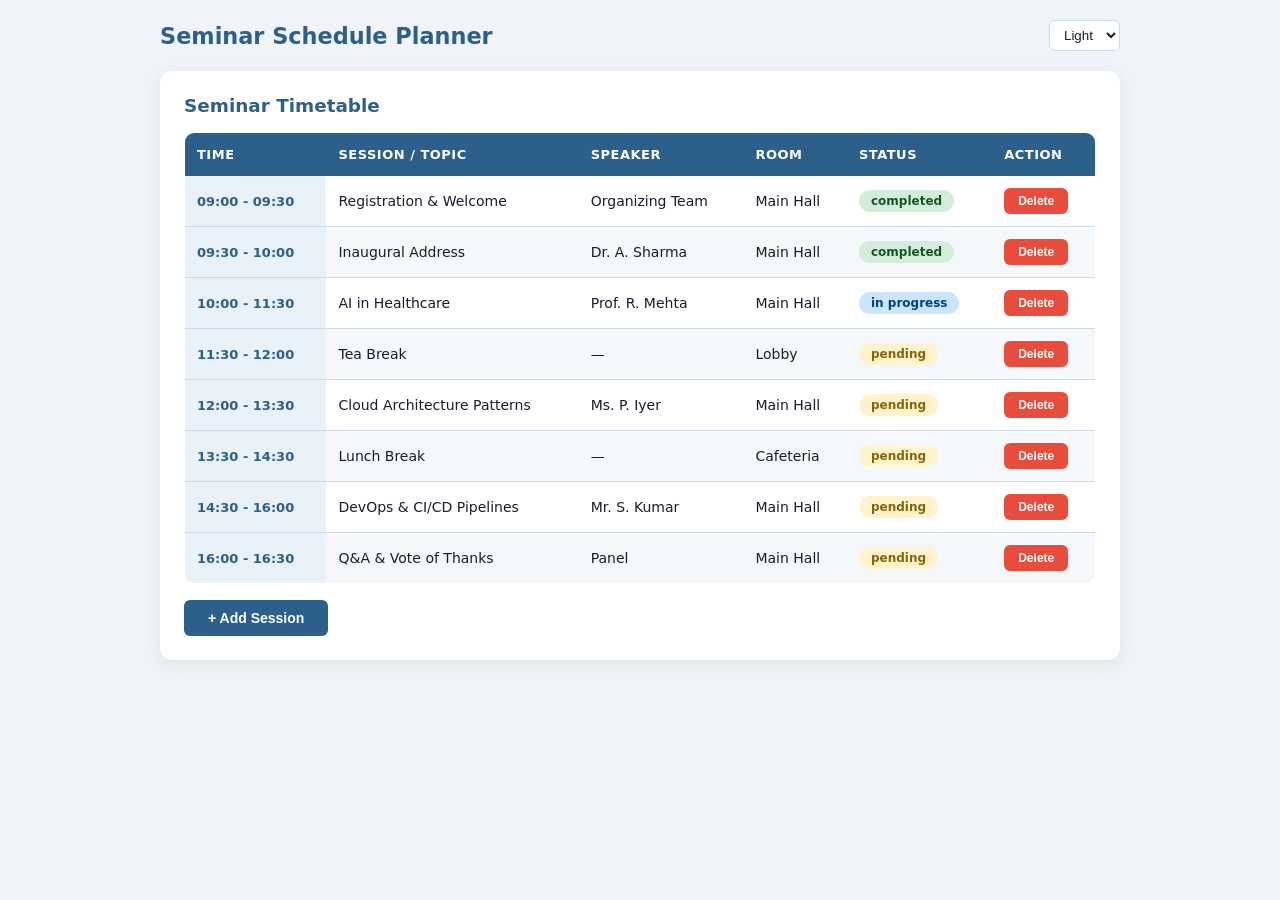
<file: M_Hussain_Khan_505_jsp_9/index1.html>
<!DOCTYPE html>
<html lang="en" data-theme="light">
<head>
  <meta charset="UTF-8" />
  <meta name="viewport" content="width=device-width, initial-scale=1.0" />
  <title>Seminar Schedule Planner</title>
  <style>
    :root {
      --bg: #f0f4f8;
      --text: #1a1a2e;
      --card-bg: #ffffff;
      --accent: #2c5f8a;
      --accent-hover: #1e4a6e;
      --border: #d1d9e6;
      --header-bg: #2c5f8a;
      --time-col: #e8f0f8;
      --stripe: #f5f8fb;
      --danger: #e74c3c;
      --danger-hover: #c0392b;
      --success: #27ae60;
      --warning: #f39c12;
    }
    :root[data-theme="dark"] {
      --bg: #0f1623;
      --text: #e0e6ed;
      --card-bg: #1a2332;
      --accent: #5a9fd4;
      --accent-hover: #3d7fb5;
      --border: #2d3a4e;
      --header-bg: #1e3a5f;
      --time-col: #162535;
      --stripe: #1e2d3f;
      --danger: #e74c3c;
      --danger-hover: #c0392b;
      --success: #27ae60;
      --warning: #f39c12;
    }
    * { box-sizing: border-box; margin: 0; padding: 0; }
    body {
      background: var(--bg);
      color: var(--text);
      font-family: 'Segoe UI', system-ui, sans-serif;
      font-size: 15px;
      padding: 20px;
      transition: background 0.3s, color 0.3s;
    }
    .container { max-width: 960px; margin: 0 auto; }
    .top-bar {
      display: flex;
      justify-content: space-between;
      align-items: center;
      margin-bottom: 20px;
      flex-wrap: wrap;
      gap: 12px;
    }
    .top-bar h1 { font-size: 1.4rem; color: var(--accent); }
    .prefs { display: flex; gap: 10px; align-items: center; }
    .prefs select {
      padding: 6px 10px;
      border-radius: 6px;
      border: 1px solid var(--border);
      background: var(--card-bg);
      color: var(--text);
      cursor: pointer;
    }
    .card {
      background: var(--card-bg);
      border-radius: 12px;
      padding: 24px;
      box-shadow: 0 4px 16px rgba(0,0,0,0.08);
      margin-bottom: 20px;
    }
    .card h2 { margin-bottom: 16px; font-size: 1.15rem; color: var(--accent); }
    .timetable {
      width: 100%;
      border-collapse: collapse;
      font-size: 14px;
      border-radius: 10px;
      overflow: hidden;
      border: 1px solid var(--border);
    }
    .timetable thead th {
      background: var(--header-bg);
      color: #fff;
      padding: 14px 12px;
      text-align: left;
      font-weight: 600;
      font-size: 13px;
      text-transform: uppercase;
      letter-spacing: 0.5px;
    }
    .timetable tbody td {
      padding: 12px;
      border-bottom: 1px solid var(--border);
      vertical-align: middle;
    }
    .timetable tbody tr:nth-child(even) { background: var(--stripe); }
    .timetable tbody tr:hover { background: var(--time-col); }
    .time-cell {
      background: var(--time-col);
      font-weight: 700;
      font-size: 13px;
      color: var(--accent);
      white-space: nowrap;
      min-width: 110px;
    }
    .status-badge {
      display: inline-block;
      padding: 4px 12px;
      border-radius: 20px;
      font-size: 12px;
      font-weight: 600;
    }
    .status-badge.completed { background: #d4edda; color: #155724; }
    .status-badge.pending { background: #fff3cd; color: #856404; }
    .status-badge.in-progress { background: #cce5ff; color: #004085; }
    :root[data-theme="dark"] .status-badge.completed { background: #1e3a2a; color: #7bc47f; }
    :root[data-theme="dark"] .status-badge.pending { background: #3d3520; color: #e0c060; }
    :root[data-theme="dark"] .status-badge.in-progress { background: #1a2e4a; color: #7ab3e0; }
    .delete-btn {
      padding: 6px 14px;
      border: none;
      border-radius: 6px;
      background: var(--danger);
      color: #fff;
      font-size: 12px;
      font-weight: 600;
      cursor: pointer;
      transition: background 0.2s;
    }
    .delete-btn:hover { background: var(--danger-hover); }
    .add-btn {
      margin-top: 16px;
      padding: 10px 24px;
      border: none;
      border-radius: 6px;
      background: var(--accent);
      color: #fff;
      font-size: 14px;
      font-weight: 600;
      cursor: pointer;
      transition: background 0.2s;
    }
    .add-btn:hover { background: var(--accent-hover); }
    .form-row {
      display: grid;
      grid-template-columns: 100px 1fr 1fr 1fr 120px auto;
      gap: 10px;
      margin-top: 16px;
      align-items: end;
    }
    .form-row input, .form-row select {
      padding: 8px 10px;
      border-radius: 6px;
      border: 1px solid var(--border);
      background: var(--bg);
      color: var(--text);
      font-size: 14px;
    }
    .form-row .confirm-btn {
      padding: 8px 18px;
      border: none;
      border-radius: 6px;
      background: var(--success);
      color: #fff;
      font-size: 13px;
      font-weight: 600;
      cursor: pointer;
    }
    .form-row .confirm-btn:hover { opacity: 0.85; }
    .alert-box {
      position: fixed;
      top: 50%;
      left: 50%;
      transform: translate(-50%, -50%) scale(0.8);
      background: var(--card-bg);
      border: 2px solid var(--accent);
      border-radius: 12px;
      padding: 28px;
      min-width: 300px;
      max-width: 400px;
      box-shadow: 0 10px 40px rgba(0,0,0,0.3);
      opacity: 0;
      pointer-events: none;
      transition: opacity 0.25s, transform 0.25s;
      z-index: 1000;
    }
    .alert-box.active { opacity: 1; pointer-events: auto; transform: translate(-50%, -50%) scale(1); }
    .alert-box h3 { margin-bottom: 12px; color: var(--accent); font-size: 1.1rem; }
    .alert-box p { line-height: 1.7; margin-bottom: 20px; font-size: 14px; }
    .alert-box .btn-group { display: flex; gap: 10px; justify-content: center; }
    .alert-box .btn-group button {
      padding: 8px 22px;
      border: none;
      border-radius: 6px;
      font-size: 13px;
      font-weight: 600;
      cursor: pointer;
    }
    .alert-box .btn-confirm { background: var(--danger); color: #fff; }
    .alert-box .btn-confirm:hover { background: var(--danger-hover); }
    .alert-box .btn-cancel { background: var(--border); color: var(--text); }
    .alert-box .btn-cancel:hover { opacity: 0.8; }
    .overlay {
      position: fixed;
      inset: 0;
      background: rgba(0,0,0,0.5);
      opacity: 0;
      pointer-events: none;
      transition: opacity 0.25s;
      z-index: 999;
    }
    .overlay.active { opacity: 1; pointer-events: auto; }
    .day-header {
      background: var(--time-col);
      font-weight: 700;
      color: var(--accent);
      font-size: 13px;
      text-transform: uppercase;
      letter-spacing: 1px;
    }
  </style>
</head>
<body>
  <div class="container">
    <div class="top-bar">
      <h1>Seminar Schedule Planner</h1>
      <div class="prefs">
        <select id="theme">
          <option value="light">Light</option>
          <option value="dark">Dark</option>
        </select>
      </div>
    </div>

    <div class="card">
      <h2>Seminar Timetable</h2>
      <table class="timetable" id="scheduleTable">
        <thead>
          <tr>
            <th>Time</th>
            <th>Session / Topic</th>
            <th>Speaker</th>
            <th>Room</th>
            <th>Status</th>
            <th>Action</th>
          </tr>
        </thead>
        <tbody id="scheduleBody"></tbody>
      </table>
      <button class="add-btn" id="addBtn">+ Add Session</button>
      <div class="form-row" id="addForm" style="display:none;">
        <input type="time" id="fTime" />
        <input type="text" id="fTopic" placeholder="Topic" />
        <input type="text" id="fSpeaker" placeholder="Speaker" />
        <input type="text" id="fRoom" placeholder="Room" />
        <select id="fStatus">
          <option value="pending">Pending</option>
          <option value="in-progress">In Progress</option>
          <option value="completed">Completed</option>
        </select>
        <button class="confirm-btn" id="confirmAdd">Add</button>
      </div>
    </div>
  </div>

  <div class="overlay" id="overlay"></div>
  <div class="alert-box" id="alertBox">
    <h3 id="alertTitle"></h3>
    <p id="alertMsg"></p>
    <div class="btn-group">
      <button class="btn-confirm" id="alertConfirm">Delete</button>
      <button class="btn-cancel" id="alertCancel">Cancel</button>
    </div>
  </div>

  <script>
    const themeSelect = document.getElementById("theme");
    const scheduleBody = document.getElementById("scheduleBody");
    const addBtn = document.getElementById("addBtn");
    const addForm = document.getElementById("addForm");
    const confirmAdd = document.getElementById("confirmAdd");
    const overlay = document.getElementById("overlay");
    const alertBox = document.getElementById("alertBox");
    const alertTitle = document.getElementById("alertTitle");
    const alertMsg = document.getElementById("alertMsg");
    const alertConfirm = document.getElementById("alertConfirm");
    const alertCancel = document.getElementById("alertCancel");

    const defaultSchedule = [
      { time: "09:00 - 09:30", topic: "Registration & Welcome", speaker: "Organizing Team", room: "Main Hall", status: "completed" },
      { time: "09:30 - 10:00", topic: "Inaugural Address", speaker: "Dr. A. Sharma", room: "Main Hall", status: "completed" },
      { time: "10:00 - 11:30", topic: "AI in Healthcare", speaker: "Prof. R. Mehta", room: "Main Hall", status: "in-progress" },
      { time: "11:30 - 12:00", topic: "Tea Break", speaker: "—", room: "Lobby", status: "pending" },
      { time: "12:00 - 13:30", topic: "Cloud Architecture Patterns", speaker: "Ms. P. Iyer", room: "Main Hall", status: "pending" },
      { time: "13:30 - 14:30", topic: "Lunch Break", speaker: "—", room: "Cafeteria", status: "pending" },
      { time: "14:30 - 16:00", topic: "DevOps & CI/CD Pipelines", speaker: "Mr. S. Kumar", room: "Main Hall", status: "pending" },
      { time: "16:00 - 16:30", topic: "Q&A & Vote of Thanks", speaker: "Panel", room: "Main Hall", status: "pending" }
    ];

    let pendingDeleteIndex = -1;

    function getSchedule() {
      const raw = localStorage.getItem("seminarSchedule") || sessionStorage.getItem("seminarSchedule");
      return raw ? JSON.parse(raw) : defaultSchedule;
    }

    function saveSchedule(data) {
      const json = JSON.stringify(data);
      localStorage.setItem("seminarSchedule", json);
      sessionStorage.setItem("seminarSchedule", json);
    }

    function getPrefs() {
      const raw = localStorage.getItem("userPrefs") || sessionStorage.getItem("userPrefs");
      return raw ? JSON.parse(raw) : { theme: "light" };
    }

    function savePrefs() {
      const prefs = { theme: themeSelect.value };
      localStorage.setItem("userPrefs", JSON.stringify(prefs));
      sessionStorage.setItem("userPrefs", JSON.stringify(prefs));
    }

    function applyPrefs(prefs) {
      themeSelect.value = prefs.theme || "light";
      document.documentElement.setAttribute("data-theme", themeSelect.value);
    }

    function renderTable() {
      const data = getSchedule();
      scheduleBody.innerHTML = "";
      data.forEach((item, idx) => {
        const tr = document.createElement("tr");
        tr.innerHTML = `
          <td class="time-cell">${item.time}</td>
          <td>${item.topic}</td>
          <td>${item.speaker}</td>
          <td>${item.room}</td>
          <td><span class="status-badge ${item.status}">${item.status.replace("-", " ")}</span></td>
          <td><button class="delete-btn" data-idx="${idx}">Delete</button></td>
        `;
        scheduleBody.appendChild(tr);
      });
      scheduleBody.querySelectorAll(".delete-btn").forEach(btn => {
        btn.addEventListener("click", (e) => {
          e.stopPropagation();
          pendingDeleteIndex = parseInt(btn.dataset.idx);
          const item = getSchedule()[pendingDeleteIndex];
          alertTitle.textContent = "Confirm Delete";
          alertMsg.innerHTML = `Delete <strong>"${item.topic}"</strong><br>${item.time} — ${item.speaker}?`;
          alertBox.classList.add("active");
          overlay.classList.add("active");
        });
      });
    }

    function hideAlert() {
      alertBox.classList.remove("active");
      overlay.classList.remove("active");
      pendingDeleteIndex = -1;
    }

    alertConfirm.addEventListener("click", () => {
      if (pendingDeleteIndex >= 0) {
        const data = getSchedule();
        data.splice(pendingDeleteIndex, 1);
        saveSchedule(data);
        renderTable();
      }
      hideAlert();
    });

    alertCancel.addEventListener("click", hideAlert);
    overlay.addEventListener("click", hideAlert);

    addBtn.addEventListener("click", () => {
      addForm.style.display = addForm.style.display === "none" ? "grid" : "none";
    });

    confirmAdd.addEventListener("click", () => {
      const time = document.getElementById("fTime").value;
      const topic = document.getElementById("fTopic").value.trim();
      const speaker = document.getElementById("fSpeaker").value.trim();
      const room = document.getElementById("fRoom").value.trim();
      const status = document.getElementById("fStatus").value;
      if (!time || !topic || !speaker || !room) {
        alertTitle.textContent = "Error";
        alertMsg.textContent = "Please fill all fields.";
        alertBox.classList.add("active");
        overlay.classList.add("active");
        return;
      }
      const data = getSchedule();
      data.push({ time, topic, speaker, room, status });
      saveSchedule(data);
      renderTable();
      document.getElementById("fTime").value = "";
      document.getElementById("fTopic").value = "";
      document.getElementById("fSpeaker").value = "";
      document.getElementById("fRoom").value = "";
      document.getElementById("fStatus").value = "pending";
      addForm.style.display = "none";
    });

    themeSelect.addEventListener("change", () => {
      document.documentElement.setAttribute("data-theme", themeSelect.value);
      savePrefs();
    });

    window.addEventListener("storage", (e) => {
      if (e.key === "seminarSchedule" && e.newValue) renderTable();
      if (e.key === "userPrefs" && e.newValue) applyPrefs(JSON.parse(e.newValue));
    });

    applyPrefs(getPrefs());
    renderTable();
  </script>
</body>
</html>
</file>
<file: 88s/style.css>
/* ═══════════════════════════════════════════
   ALPENROSE HOTEL – 2D CARTOON THEME
   ═══════════════════════════════════════════ */
:root {
  --bg: #fdf6f0;
  --surface: #ffffff;
  --surface2: #fef0e0;
  --border: #333;
  --text: #333;
  --text-muted: #666;
  --accent: #e63946;
  --accent-hover: #c1121f;
  --secondary: #2a9d8f;
  --secondary2: #21867a;
  --success: #2ecc71;
  --error: #e74c3c;
  --yellow: #ffd166;
  --purple: #7b2cbf;
  --pink: #ff6b9d;
  --blue: #457b9d;
  --radius: 16px;
  --shadow: 4px 4px 0px #333;
  --shadow-sm: 2px 2px 0px #333;
}

* { box-sizing: border-box; margin: 0; padding: 0; }
html { scroll-behavior: smooth; }
body {
  font-family: 'Fredoka', sans-serif;
  background: var(--bg);
  background-image:
    radial-gradient(circle at 10% 20%, rgba(230,57,70,.05) 0%, transparent 30%),
    radial-gradient(circle at 90% 80%, rgba(42,157,143,.07) 0%, transparent 30%),
    radial-gradient(circle at 50% 50%, rgba(255,209,102,.06) 0%, transparent 40%);
  color: var(--text);
  line-height: 1.6;
}

/* ── Navbar ── */
.navbar {
  position: sticky;
  top: 0;
  z-index: 100;
  background: var(--yellow);
  border-bottom: 3px solid #333;
  box-shadow: var(--shadow-sm);
}
.nav-inner {
  max-width: 1100px;
  margin: 0 auto;
  padding: 14px 24px;
  display: flex;
  justify-content: space-between;
  align-items: center;
}
.logo {
  font-size: 24px;
  font-weight: 800;
  color: #333;
  text-decoration: none;
}
.logo span { color: var(--accent); }
.nav-links a {
  color: #333;
  text-decoration: none;
  margin-left: 24px;
  font-size: 15px;
  font-weight: 600;
  padding: 6px 14px;
  border-radius: 20px;
  transition: all .2s;
}
.nav-links a:hover {
  background: #fff;
  box-shadow: var(--shadow-sm);
  transform: translateY(-2px);
}

/* ── Hero ── */
.hero {
  padding: 80px 24px 70px;
  text-align: center;
  background: linear-gradient(180deg, #fdf6f0 0%, #fff 100%);
  position: relative;
  overflow: hidden;
}
.hero::before {
  content: '🏔️ 🦌 🌲';
  position: absolute;
  top: 20px;
  left: 5%;
  font-size: 28px;
  opacity: .3;
  letter-spacing: 40px;
}
.hero::after {
  content: '⭐ 🌟 ✨';
  position: absolute;
  bottom: 20px;
  right: 5%;
  font-size: 24px;
  opacity: .3;
  letter-spacing: 30px;
}
.hero h1 {
  font-size: clamp(2.2rem, 6vw, 3.6rem);
  font-weight: 800;
  line-height: 1.2;
  margin-bottom: 16px;
  color: #333;
}
.hero h1 span {
  color: var(--accent);
  text-decoration: underline;
  text-decoration-thickness: 4px;
  text-underline-offset: 4px;
  text-decoration-color: var(--yellow);
}
.hero p {
  color: var(--text-muted);
  font-size: 18px;
  margin-bottom: 28px;
  font-weight: 500;
}
.hero-btn {
  display: inline-block;
  padding: 16px 36px;
  background: var(--accent);
  color: #fff;
  font-weight: 700;
  font-size: 16px;
  border: 3px solid #333;
  border-radius: 50px;
  text-decoration: none;
  box-shadow: var(--shadow);
  transition: all .2s;
}
.hero-btn:hover {
  transform: translate(-2px, -2px);
  box-shadow: 6px 6px 0px #333;
  background: var(--accent-hover);
}

/* ── Sections ── */
.section {
  max-width: 1100px;
  margin: 0 auto;
  padding: 50px 24px;
}
.section-header {
  text-align: center;
  margin-bottom: 32px;
}
.section-header h2 {
  font-size: 34px;
  font-weight: 800;
  color: #333;
}
.section-header h2 span {
  color: var(--secondary);
  text-decoration: underline wavy var(--yellow) 3px;
  text-underline-offset: 6px;
}
.section-header p {
  color: var(--text-muted);
  margin-top: 8px;
  font-size: 15px;
  font-weight: 500;
}

/* ── Form Card ── */
.form-card {
  max-width: 560px;
  margin: 0 auto;
  background: var(--surface);
  border: 3px solid #333;
  border-radius: var(--radius);
  padding: 32px 28px;
  box-shadow: var(--shadow);
  position: relative;
}
.form-card::before {
  content: '📋';
  position: absolute;
  top: -18px;
  left: 24px;
  font-size: 28px;
  background: var(--yellow);
  border: 2px solid #333;
  border-radius: 50%;
  width: 40px;
  height: 40px;
  display: flex;
  align-items: center;
  justify-content: center;
}

/* ── Progress ── */
.progress-wrap { margin-bottom: 24px; }
.progress-bar {
  height: 14px;
  background: var(--surface2);
  border: 2px solid #333;
  border-radius: 10px;
  overflow: hidden;
}
#bar {
  height: 100%;
  width: 0%;
  background: repeating-linear-gradient(45deg, var(--secondary), var(--secondary) 10px, var(--secondary2) 10px, var(--secondary2) 20px);
  border-radius: 8px;
  transition: width .4s ease;
}
.progress-text {
  display: block;
  text-align: right;
  font-size: 12px;
  color: var(--text-muted);
  margin-top: 6px;
  font-weight: 600;
}

/* ── Groups & Inputs ── */
.group { margin-bottom: 18px; }
.group label {
  display: block;
  font-size: 14px;
  font-weight: 700;
  margin-bottom: 6px;
  color: #333;
}
.group input,
.group select,
.group textarea {
  width: 100%;
  padding: 12px 14px;
  font-size: 15px;
  font-family: inherit;
  font-weight: 500;
  background: #fff;
  border: 2.5px solid #333;
  border-radius: 10px;
  color: var(--text);
  transition: all .2s;
  box-shadow: var(--shadow-sm);
}
.group input::placeholder,
.group textarea::placeholder { color: #aaa; }
.group input:focus,
.group select:focus,
.group textarea:focus {
  outline: none;
  border-color: var(--secondary);
  box-shadow: 3px 3px 0px var(--secondary);
  transform: translate(-1px, -1px);
}
.row { display: flex; gap: 14px; }
.row .group { flex: 1; }

/* ── Validation States ── */
.err-msg { font-size: 12px; color: var(--error); margin-top: 4px; display: none; font-weight: 600; }
.ok-msg  { font-size: 12px; color: var(--success); margin-top: 4px; display: none; font-weight: 600; }
.group.error   input, .group.error select, .group.error textarea {
  border-color: var(--error);
  box-shadow: 2px 2px 0px var(--error);
  animation: shake .3s;
}
.group.error   .err-msg { display: block; }
.group.success .ok-msg  { display: block; }
.group.success input, .group.success select, .group.success textarea {
  border-color: var(--success);
  box-shadow: 2px 2px 0px var(--success);
}
@keyframes shake {
  0%, 100% { transform: translateX(0); }
  25% { transform: translateX(-4px); }
  75% { transform: translateX(4px); }
}

/* ── Buttons ── */
.btn-primary {
  width: 100%;
  padding: 16px;
  font-size: 17px;
  font-weight: 700;
  font-family: inherit;
  background: var(--accent);
  color: #fff;
  border: 3px solid #333;
  border-radius: 12px;
  cursor: pointer;
  margin-top: 12px;
  box-shadow: var(--shadow);
  transition: all .2s;
}
.btn-primary:hover {
  transform: translate(-2px, -2px);
  box-shadow: 6px 6px 0px #333;
  background: var(--accent-hover);
}
.btn-primary:active {
  transform: translate(2px, 2px);
  box-shadow: 1px 1px 0px #333;
}

/* ── Shop ── */
.shop-card {
  background: var(--surface);
  border: 3px solid #333;
  border-radius: var(--radius);
  padding: 28px;
  box-shadow: var(--shadow);
  position: relative;
}
.shop-card::before {
  content: '🛒';
  position: absolute;
  top: -18px;
  left: 24px;
  font-size: 28px;
  background: var(--yellow);
  border: 2px solid #333;
  border-radius: 50%;
  width: 40px;
  height: 40px;
  display: flex;
  align-items: center;
  justify-content: center;
}
.filter-bar {
  display: flex;
  gap: 12px;
  flex-wrap: wrap;
  margin-bottom: 12px;
}
.search-wrap {
  flex: 1;
  min-width: 200px;
  position: relative;
}
.search-icon {
  position: absolute;
  left: 14px;
  top: 50%;
  transform: translateY(-50%);
  font-size: 16px;
}
.search-wrap input {
  width: 100%;
  padding: 12px 14px 12px 42px;
  font-size: 15px;
  font-family: inherit;
  font-weight: 500;
  background: #fff;
  border: 2.5px solid #333;
  border-radius: 10px;
  color: var(--text);
  box-shadow: var(--shadow-sm);
  transition: all .2s;
}
.search-wrap input:focus {
  outline: none;
  border-color: var(--secondary);
  box-shadow: 3px 3px 0px var(--secondary);
}
.filter-bar select {
  padding: 12px 14px;
  font-size: 15px;
  font-family: inherit;
  font-weight: 500;
  background: #fff;
  border: 2.5px solid #333;
  border-radius: 10px;
  color: var(--text);
  cursor: pointer;
  box-shadow: var(--shadow-sm);
}
.btn-clear {
  padding: 12px 20px;
  font-size: 14px;
  font-weight: 700;
  font-family: inherit;
  background: #fff;
  color: var(--error);
  border: 2.5px solid var(--error);
  border-radius: 10px;
  cursor: pointer;
  box-shadow: var(--shadow-sm);
  transition: all .2s;
}
.btn-clear:hover {
  background: var(--error);
  color: #fff;
  transform: translate(-1px, -1px);
  box-shadow: 3px 3px 0px #333;
}
.filter-error {
  color: var(--error);
  font-size: 14px;
  font-weight: 600;
  min-height: 22px;
  margin-bottom: 12px;
}

/* ── Product Grid ── */
.product-grid {
  display: grid;
  grid-template-columns: repeat(auto-fill, minmax(210px, 1fr));
  gap: 18px;
}
.product-card {
  background: #fff;
  border: 2.5px solid #333;
  border-radius: 14px;
  padding: 18px;
  box-shadow: var(--shadow-sm);
  transition: all .25s;
  position: relative;
}
.product-card:hover {
  transform: translateY(-5px) rotate(-1deg);
  box-shadow: 5px 5px 0px #333;
  border-color: var(--accent);
}
.product-card::before {
  content: '';
  position: absolute;
  top: -8px;
  right: 16px;
  width: 16px;
  height: 16px;
  background: var(--yellow);
  border: 2px solid #333;
  border-radius: 50%;
}
.product-card h3 { font-size: 15px; font-weight: 700; margin-bottom: 4px; color: #333; }
.product-card .cat {
  font-size: 11px;
  color: var(--purple);
  text-transform: uppercase;
  letter-spacing: 1px;
  margin-bottom: 8px;
  font-weight: 700;
}
.product-card .price {
  font-weight: 800;
  font-size: 18px;
  color: var(--accent);
}
.product-card .btn-buy {
  margin-top: 12px;
  width: 100%;
  padding: 10px;
  font-size: 13px;
  font-weight: 700;
  font-family: inherit;
  background: var(--secondary);
  color: #fff;
  border: 2.5px solid #333;
  border-radius: 10px;
  cursor: pointer;
  box-shadow: var(--shadow-sm);
  transition: all .2s;
}
.product-card .btn-buy:hover {
  transform: translate(-1px, -1px);
  box-shadow: 3px 3px 0px #333;
  background: var(--secondary2);
}
.product-card .btn-buy.added {
  background: var(--error);
  color: #fff;
}
.product-card .btn-buy.added:hover { background: #c0392b; }
.no-results {
  grid-column: 1 / -1;
  text-align: center;
  padding: 48px;
  color: var(--text-muted);
  font-size: 18px;
  font-weight: 600;
}

/* ── Cart Bar ── */
.cart-bar {
  position: fixed;
  bottom: 0;
  left: 0;
  right: 0;
  background: var(--yellow);
  border-top: 3px solid #333;
  padding: 14px 24px;
  display: flex;
  align-items: center;
  justify-content: space-between;
  z-index: 200;
  transform: translateY(100%);
  transition: transform .3s ease;
  box-shadow: 0 -4px 20px rgba(0,0,0,.1);
}
.cart-bar.visible { transform: translateY(0); }
.cart-icon { font-size: 18px; font-weight: 800; color: #333; }
.cart-total { font-size: 16px; font-weight: 800; color: var(--accent); }
.btn-checkout {
  padding: 10px 24px;
  font-size: 14px;
  font-weight: 700;
  font-family: inherit;
  background: var(--accent);
  color: #fff;
  border: 2.5px solid #333;
  border-radius: 10px;
  cursor: pointer;
  box-shadow: var(--shadow-sm);
  transition: all .2s;
}
.btn-checkout:hover {
  transform: translate(-1px, -1px);
  box-shadow: 3px 3px 0px #333;
}

/* ── Toast ── */
.toast {
  position: fixed;
  top: 80px;
  right: 24px;
  background: var(--success);
  color: #fff;
  padding: 14px 22px;
  border: 2.5px solid #333;
  border-radius: 12px;
  font-size: 14px;
  font-weight: 700;
  z-index: 300;
  opacity: 0;
  transform: translateX(20px);
  transition: opacity .3s, transform .3s;
  box-shadow: var(--shadow);
}
.toast.show { opacity: 1; transform: translateX(0); }

/* ── Footer ── */
.footer {
  text-align: center;
  padding: 32px 24px;
  border-top: 3px solid #333;
  background: var(--yellow);
  color: #333;
  font-size: 15px;
  font-weight: 600;
}

/* ── Responsive ── */
@media (max-width: 600px) {
  .row { flex-direction: column; gap: 0; }
  .filter-bar { flex-direction: column; }
  .hero { padding: 50px 20px 40px; }
  .form-card, .shop-card { padding: 20px 16px; }
}
</file>
<file: M_Hussain_Khan_505_jsp_7/style.css>
body {
    font-family: Arial, sans-serif;
    background-color:   #ace768;
    display: flex;
    justify-content: center;
    align-items: center;
    height: 100vh;
    margin: 0;
}

.todo-container {
    background: #ffffff;
    padding: 2rem;
    border-radius: 8px;
    box-shadow: 0 4px 12px rgba(0, 0, 0, 0.1);
    width: 100%;
    max-width: 400px;
}

h1 {
    margin-top: 0;
    color: #333;
    text-align: center;
}

.input-section {
    display: flex;
    gap: 10px;
    margin-bottom: 1.5rem;
}

#todo-input {
    flex: 1;
    padding: 10px;
    border: 1px solid #ccc;
    border-radius: 4px;
    font-size: 16px;
}

#add-btn {
    padding: 10px 16px;
    background-color: #28a745;
    color: white;
    border: none;
    border-radius: 4px;
    cursor: pointer;
    font-size: 16px;
}

#add-btn:hover {
    background-color: #218838;
}

ul {
    list-list-type: none;
    padding: 0;
    margin: 0;
}

li {
    display: flex;
    justify-content: space-between;
    align-items: center;
    background: #f9f9f9;
    padding: 10px;
    border: 1px solid #eee;
    border-radius: 4px;
    margin-bottom: 10px;
}

.task-text {
    flex: 1;
    font-size: 16px;
    color: #333;
}

.task-text[contenteditable="true"] {
    background: #fff;
    border: 1px solid #007bff;
    outline: none;
    padding: 2px 6px;
    border-radius: 4px;
}

.actions {
    display: flex;
    gap: 5px;
}

.edit-btn, .delete-btn {
    padding: 6px 10px;
    border: none;
    border-radius: 4px;
    cursor: pointer;
    font-size: 14px;
}

.edit-btn {
    background-color: #ffc107;
    color: #212529;
}

.edit-btn:hover {
    background-color: #e0a800;
}

.delete-btn {
    background-color: #dc3545;
    color: white;
}

.delete-btn:hover {
    background-color: #bd2130;
}
</file>
